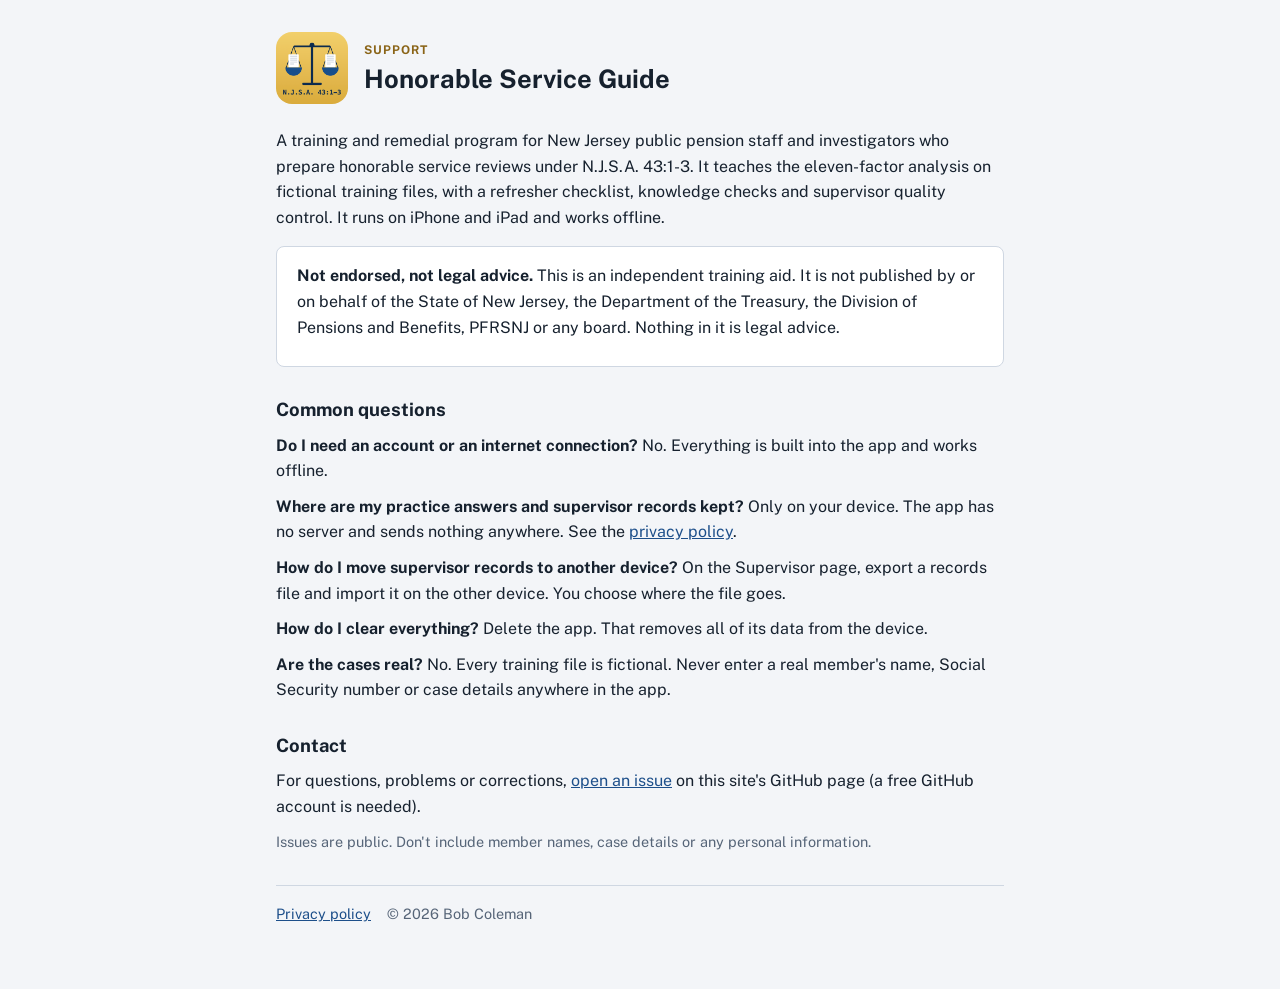
<file: index.html>
<!doctype html>
<html lang="en">
<head>
<meta charset="utf-8">
<meta name="viewport" content="width=device-width,initial-scale=1">
<title>Honorable Service Guide: Support</title>
<link rel="stylesheet" href="https://fonts.googleapis.com/css2?family=Public+Sans:wght@400;600;700&display=swap">
<link rel="stylesheet" href="style.css">
<link rel="icon" href="icon.png">
</head>
<body><div class="wrap">
<header><img src="icon.png" alt=""><div><p class="eyebrow">Support</p><h1>Honorable Service Guide</h1></div></header>

<p>A training and remedial program for New Jersey public pension staff and investigators who prepare honorable service reviews under N.J.S.A. 43:1-3. It teaches the eleven-factor analysis on fictional training files, with a refresher checklist, knowledge checks and supervisor quality control. It runs on iPhone and iPad and works offline.</p>

<div class="panel"><p><strong>Not endorsed, not legal advice.</strong> This is an independent training aid. It is not published by or on behalf of the State of New Jersey, the Department of the Treasury, the Division of Pensions and Benefits, PFRSNJ or any board. Nothing in it is legal advice.</p></div>

<h2>Common questions</h2>
<p><strong>Do I need an account or an internet connection?</strong> No. Everything is built into the app and works offline.</p>
<p><strong>Where are my practice answers and supervisor records kept?</strong> Only on your device. The app has no server and sends nothing anywhere. See the <a href="privacy.html">privacy policy</a>.</p>
<p><strong>How do I move supervisor records to another device?</strong> On the Supervisor page, export a records file and import it on the other device. You choose where the file goes.</p>
<p><strong>How do I clear everything?</strong> Delete the app. That removes all of its data from the device.</p>
<p><strong>Are the cases real?</strong> No. Every training file is fictional. Never enter a real member's name, Social Security number or case details anywhere in the app.</p>

<h2>Contact</h2>
<p>For questions, problems or corrections, <a href="https://github.com/bobcoleman0321recon/honorable-service-support/issues/new">open an issue</a> on this site's GitHub page (a free GitHub account is needed).</p>
<p class="note">Issues are public. Don't include member names, case details or any personal information.</p>

<nav><a href="privacy.html">Privacy policy</a><span class="note">© 2026 Bob Coleman</span></nav>
</div></body>
</html>
</file>
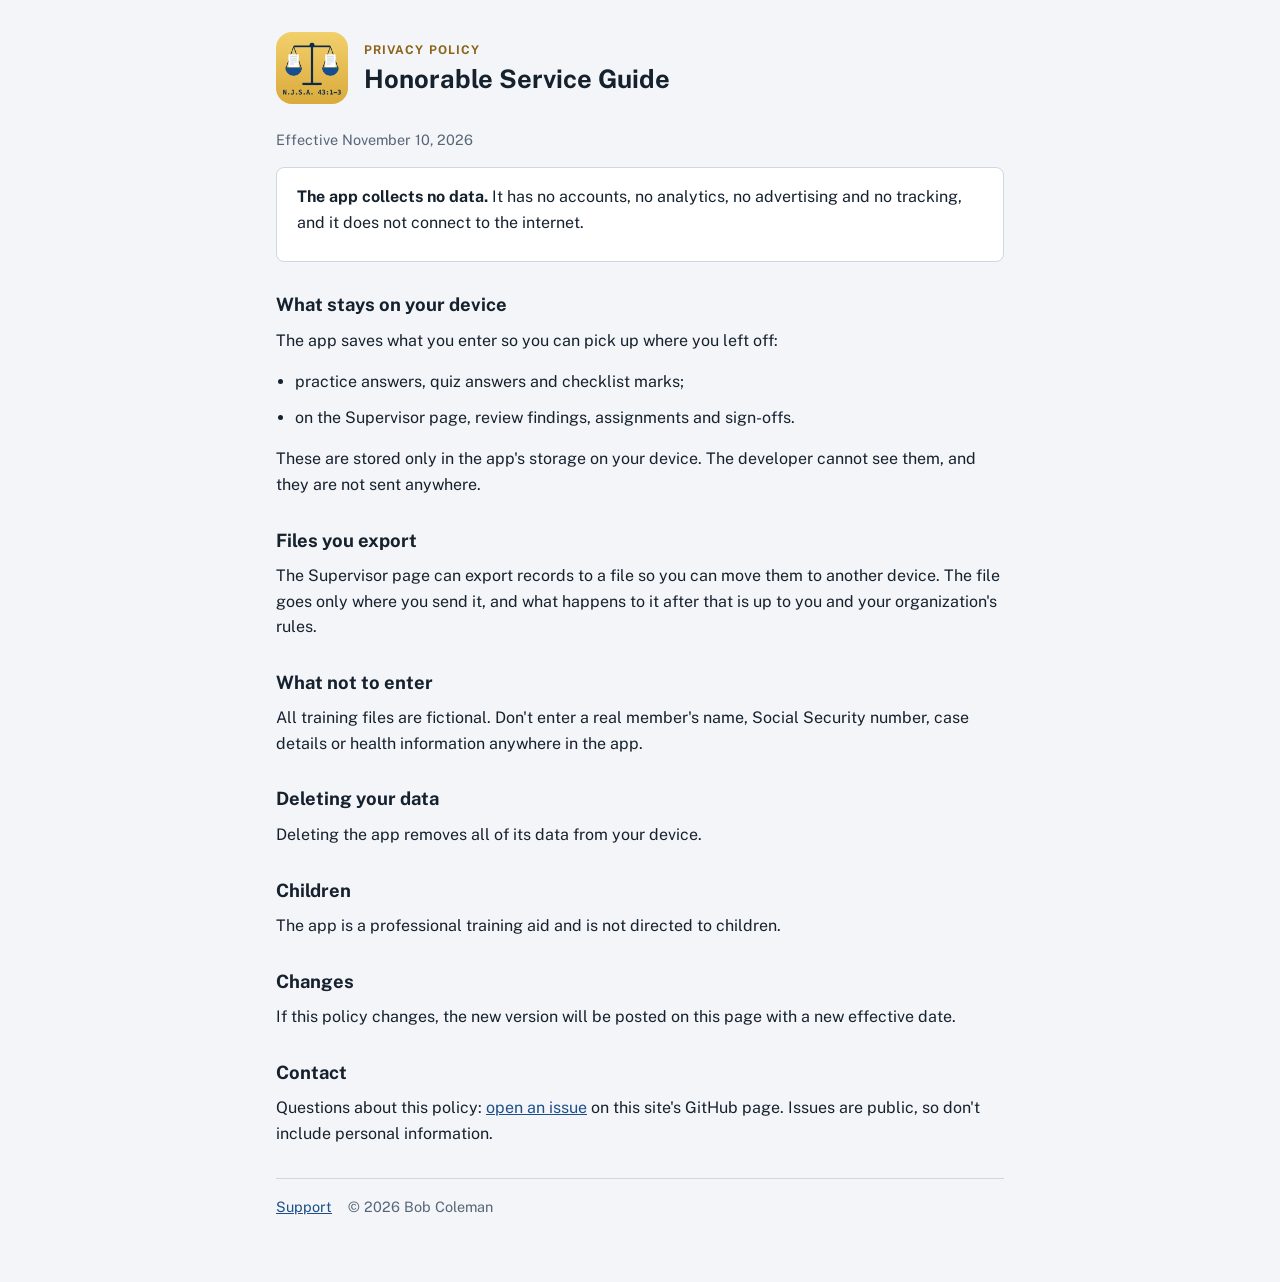
<file: privacy.html>
<!doctype html>
<html lang="en">
<head>
<meta charset="utf-8">
<meta name="viewport" content="width=device-width,initial-scale=1">
<title>Honorable Service Guide: Privacy Policy</title>
<link rel="stylesheet" href="https://fonts.googleapis.com/css2?family=Public+Sans:wght@400;600;700&display=swap">
<link rel="stylesheet" href="style.css">
<link rel="icon" href="icon.png">
</head>
<body><div class="wrap">
<header><img src="icon.png" alt=""><div><p class="eyebrow">Privacy policy</p><h1>Honorable Service Guide</h1></div></header>
<p class="note">Effective November 10, 2026</p>

<div class="panel"><p><strong>The app collects no data.</strong> It has no accounts, no analytics, no advertising and no tracking, and it does not connect to the internet.</p></div>

<h2>What stays on your device</h2>
<p>The app saves what you enter so you can pick up where you left off:</p>
<ul>
<li>practice answers, quiz answers and checklist marks;</li>
<li>on the Supervisor page, review findings, assignments and sign-offs.</li>
</ul>
<p>These are stored only in the app's storage on your device. The developer cannot see them, and they are not sent anywhere.</p>

<h2>Files you export</h2>
<p>The Supervisor page can export records to a file so you can move them to another device. The file goes only where you send it, and what happens to it after that is up to you and your organization's rules.</p>

<h2>What not to enter</h2>
<p>All training files are fictional. Don't enter a real member's name, Social Security number, case details or health information anywhere in the app.</p>

<h2>Deleting your data</h2>
<p>Deleting the app removes all of its data from your device.</p>

<h2>Children</h2>
<p>The app is a professional training aid and is not directed to children.</p>

<h2>Changes</h2>
<p>If this policy changes, the new version will be posted on this page with a new effective date.</p>

<h2>Contact</h2>
<p>Questions about this policy: <a href="https://github.com/bobcoleman0321recon/honorable-service-support/issues/new">open an issue</a> on this site's GitHub page. Issues are public, so don't include personal information.</p>

<nav><a href="index.html">Support</a><span class="note">© 2026 Bob Coleman</span></nav>
</div></body>
</html>
</file>
<file: style.css>
:root{--bg:#f3f5f8;--surface:#fff;--line:#cfd7e2;--fg:#16212e;--muted:#566578;--accent:#1d4f8a;--gold:#8a6417;color-scheme:light}
@media (prefers-color-scheme:dark){:root{--bg:#0f151d;--surface:#17202b;--line:#2e3b4b;--fg:#e4eaf2;--muted:#9aa8b9;--accent:#7fb0ea;--gold:#d9b25e;color-scheme:dark}}
*{box-sizing:border-box}
body{margin:0;background:var(--bg);color:var(--fg);font:16px/1.6 "Public Sans",system-ui,-apple-system,"Segoe UI",sans-serif}
.wrap{max-width:760px;margin:0 auto;padding:32px 16px 64px}
header{display:flex;gap:16px;align-items:center;margin-bottom:24px}
header img{width:72px;height:72px;border-radius:16px}
h1{font-size:1.6rem;margin:0;line-height:1.2}
h2{font-size:1.15rem;margin:28px 0 8px}
.eyebrow{font-size:.75rem;letter-spacing:.09em;text-transform:uppercase;font-weight:700;color:var(--gold);margin:0 0 4px}
p,li{margin:0 0 10px}
ul{padding-left:1.2em}
a{color:var(--accent)}
.panel{background:var(--surface);border:1px solid var(--line);border-radius:8px;padding:16px 20px;margin:16px 0}
.note{color:var(--muted);font-size:.9rem}
nav{display:flex;gap:16px;margin-top:32px;padding-top:16px;border-top:1px solid var(--line);font-size:.9rem}
</file>
